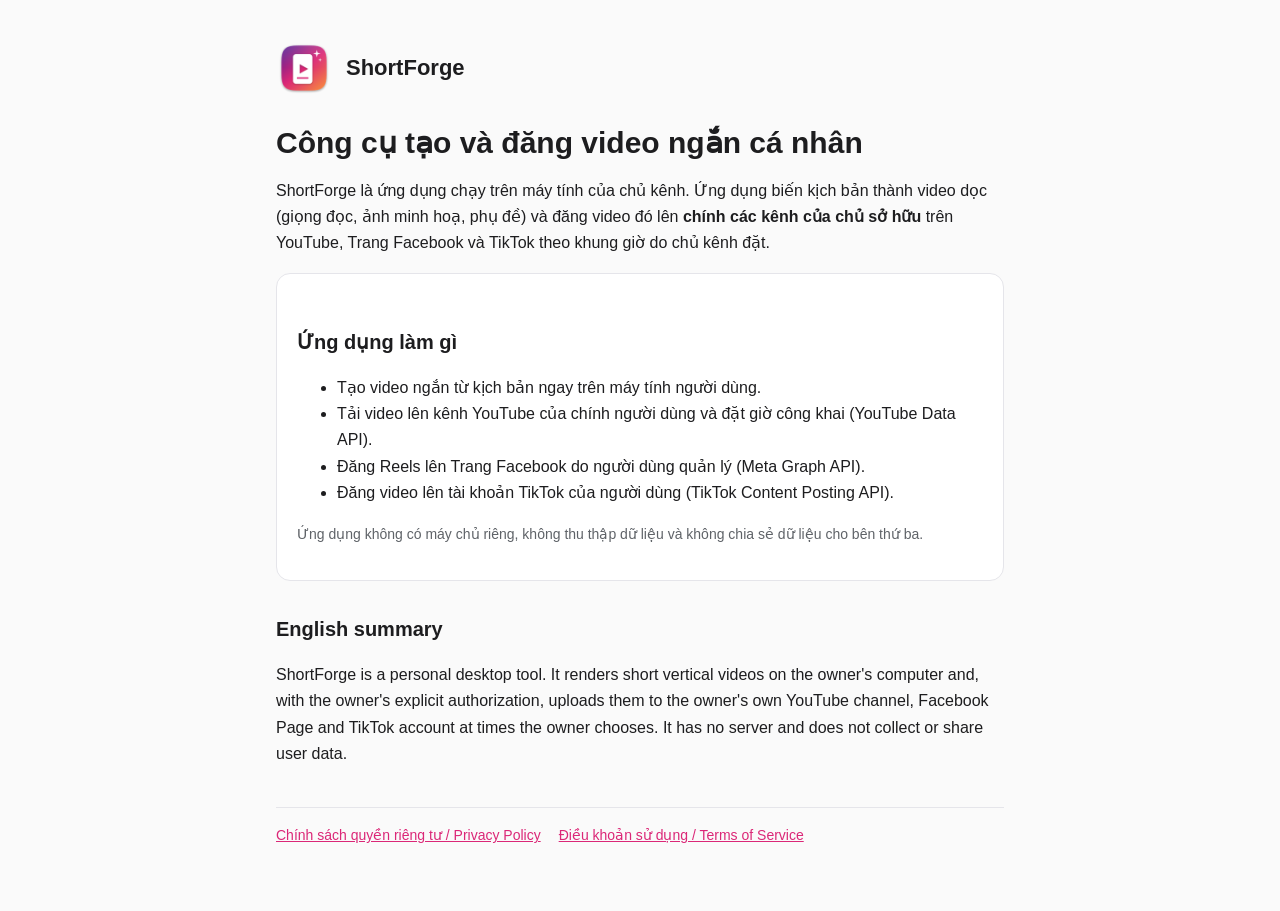
<file: index.html>
<!doctype html>
<html lang="vi">
<head>
<meta charset="utf-8">
<meta name="viewport" content="width=device-width, initial-scale=1">
<title>ShortForge</title>
<link rel="icon" href="icon.png">
<link rel="stylesheet" href="style.css">
</head>
<body>
<main>
  <header><img src="icon.png" alt=""><a href="index.html">ShortForge</a></header>
  <h1>Công cụ tạo và đăng video ngắn cá nhân</h1>
  <p>ShortForge là ứng dụng chạy trên máy tính của chủ kênh. Ứng dụng biến kịch bản thành video dọc
     (giọng đọc, ảnh minh hoạ, phụ đề) và đăng video đó lên <strong>chính các kênh của chủ sở hữu</strong>
     trên YouTube, Trang Facebook và TikTok theo khung giờ do chủ kênh đặt.</p>

  <div class="card">
    <h2>Ứng dụng làm gì</h2>
    <ul>
      <li>Tạo video ngắn từ kịch bản ngay trên máy tính người dùng.</li>
      <li>Tải video lên kênh YouTube của chính người dùng và đặt giờ công khai (YouTube Data API).</li>
      <li>Đăng Reels lên Trang Facebook do người dùng quản lý (Meta Graph API).</li>
      <li>Đăng video lên tài khoản TikTok của người dùng (TikTok Content Posting API).</li>
    </ul>
    <p class="muted">Ứng dụng không có máy chủ riêng, không thu thập dữ liệu và không chia sẻ dữ liệu cho bên thứ ba.</p>
  </div>

  <h2>English summary</h2>
  <p>ShortForge is a personal desktop tool. It renders short vertical videos on the owner's computer and,
     with the owner's explicit authorization, uploads them to the owner's own YouTube channel, Facebook Page
     and TikTok account at times the owner chooses. It has no server and does not collect or share user data.</p>

  <nav>
    <a href="privacy.html">Chính sách quyền riêng tư / Privacy Policy</a>
    <a href="terms.html">Điều khoản sử dụng / Terms of Service</a>
  </nav>
</main>
</body>
</html>
</file>
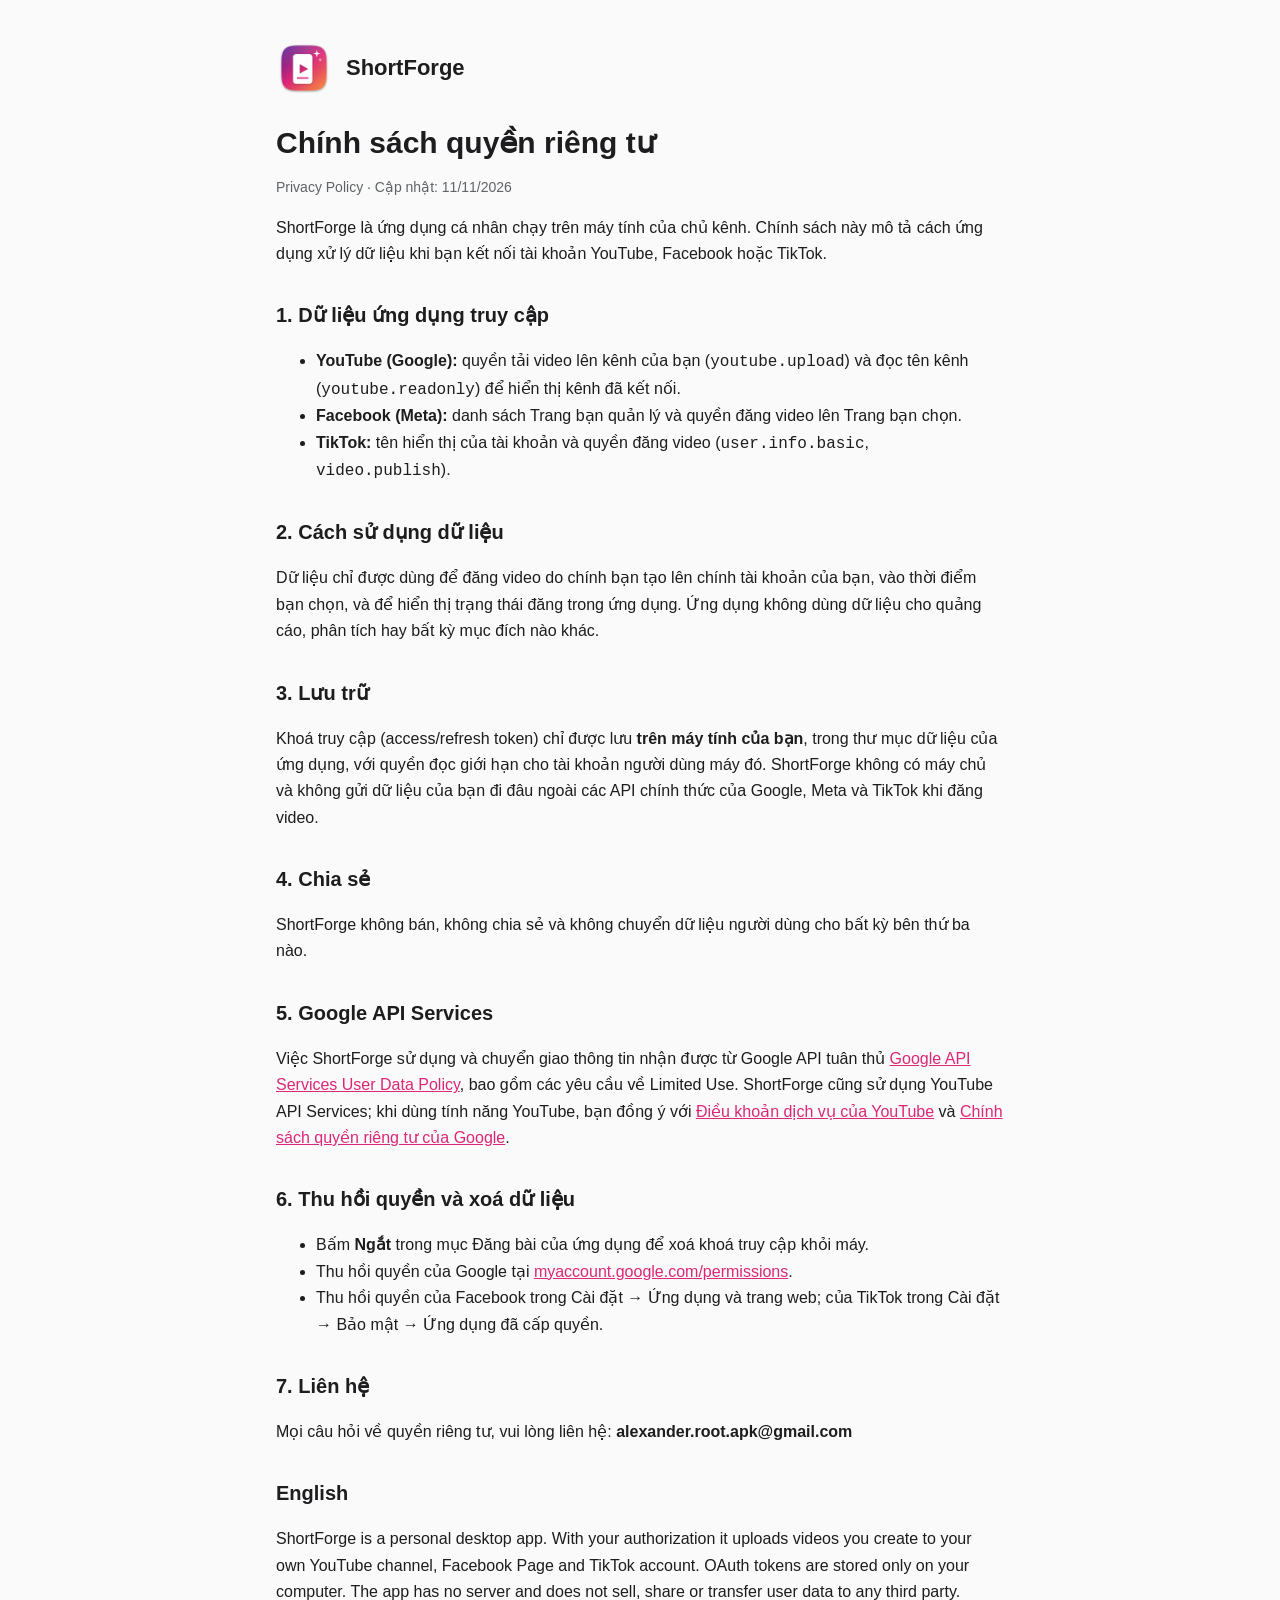
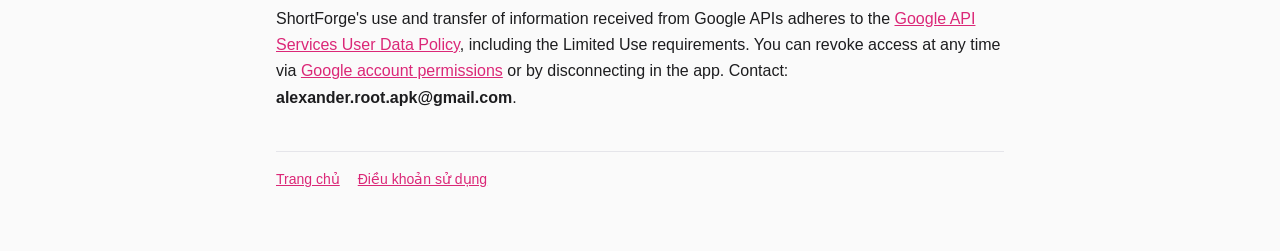
<file: privacy.html>
<!doctype html>
<html lang="vi">
<head>
<meta charset="utf-8">
<meta name="viewport" content="width=device-width, initial-scale=1">
<title>ShortForge Privacy</title>
<link rel="icon" href="icon.png">
<link rel="stylesheet" href="style.css">
</head>
<body>
<main>
  <header><img src="icon.png" alt=""><a href="index.html">ShortForge</a></header>
  <h1>Chính sách quyền riêng tư</h1>
  <p class="muted">Privacy Policy · Cập nhật: 11/11/2026</p>

  <p>ShortForge là ứng dụng cá nhân chạy trên máy tính của chủ kênh. Chính sách này mô tả cách ứng dụng
     xử lý dữ liệu khi bạn kết nối tài khoản YouTube, Facebook hoặc TikTok.</p>

  <h2>1. Dữ liệu ứng dụng truy cập</h2>
  <ul>
    <li><strong>YouTube (Google):</strong> quyền tải video lên kênh của bạn (<code>youtube.upload</code>) và đọc tên kênh
        (<code>youtube.readonly</code>) để hiển thị kênh đã kết nối.</li>
    <li><strong>Facebook (Meta):</strong> danh sách Trang bạn quản lý và quyền đăng video lên Trang bạn chọn.</li>
    <li><strong>TikTok:</strong> tên hiển thị của tài khoản và quyền đăng video (<code>user.info.basic</code>, <code>video.publish</code>).</li>
  </ul>

  <h2>2. Cách sử dụng dữ liệu</h2>
  <p>Dữ liệu chỉ được dùng để đăng video do chính bạn tạo lên chính tài khoản của bạn, vào thời điểm bạn chọn,
     và để hiển thị trạng thái đăng trong ứng dụng. Ứng dụng không dùng dữ liệu cho quảng cáo, phân tích
     hay bất kỳ mục đích nào khác.</p>

  <h2>3. Lưu trữ</h2>
  <p>Khoá truy cập (access/refresh token) chỉ được lưu <strong>trên máy tính của bạn</strong>, trong thư mục dữ liệu
     của ứng dụng, với quyền đọc giới hạn cho tài khoản người dùng máy đó. ShortForge không có máy chủ và không gửi
     dữ liệu của bạn đi đâu ngoài các API chính thức của Google, Meta và TikTok khi đăng video.</p>

  <h2>4. Chia sẻ</h2>
  <p>ShortForge không bán, không chia sẻ và không chuyển dữ liệu người dùng cho bất kỳ bên thứ ba nào.</p>

  <h2>5. Google API Services</h2>
  <p>Việc ShortForge sử dụng và chuyển giao thông tin nhận được từ Google API tuân thủ
     <a href="https://developers.google.com/terms/api-services-user-data-policy">Google API Services User Data Policy</a>,
     bao gồm các yêu cầu về Limited Use. ShortForge cũng sử dụng YouTube API Services; khi dùng tính năng YouTube,
     bạn đồng ý với <a href="https://www.youtube.com/t/terms">Điều khoản dịch vụ của YouTube</a> và
     <a href="https://policies.google.com/privacy">Chính sách quyền riêng tư của Google</a>.</p>

  <h2>6. Thu hồi quyền và xoá dữ liệu</h2>
  <ul>
    <li>Bấm <strong>Ngắt</strong> trong mục Đăng bài của ứng dụng để xoá khoá truy cập khỏi máy.</li>
    <li>Thu hồi quyền của Google tại <a href="https://myaccount.google.com/permissions">myaccount.google.com/permissions</a>.</li>
    <li>Thu hồi quyền của Facebook trong Cài đặt → Ứng dụng và trang web; của TikTok trong Cài đặt → Bảo mật → Ứng dụng đã cấp quyền.</li>
  </ul>

  <h2>7. Liên hệ</h2>
  <p>Mọi câu hỏi về quyền riêng tư, vui lòng liên hệ: <strong>alexander.root.apk@gmail.com</strong></p>

  <h2>English</h2>
  <p>ShortForge is a personal desktop app. With your authorization it uploads videos you create to your own
     YouTube channel, Facebook Page and TikTok account. OAuth tokens are stored only on your computer. The app has
     no server and does not sell, share or transfer user data to any third party. ShortForge's use and transfer of
     information received from Google APIs adheres to the
     <a href="https://developers.google.com/terms/api-services-user-data-policy">Google API Services User Data Policy</a>,
     including the Limited Use requirements. You can revoke access at any time via
     <a href="https://myaccount.google.com/permissions">Google account permissions</a> or by disconnecting in the app.
     Contact: <strong>alexander.root.apk@gmail.com</strong>.</p>

  <nav>
    <a href="index.html">Trang chủ</a>
    <a href="terms.html">Điều khoản sử dụng</a>
  </nav>
</main>
</body>
</html>
</file>
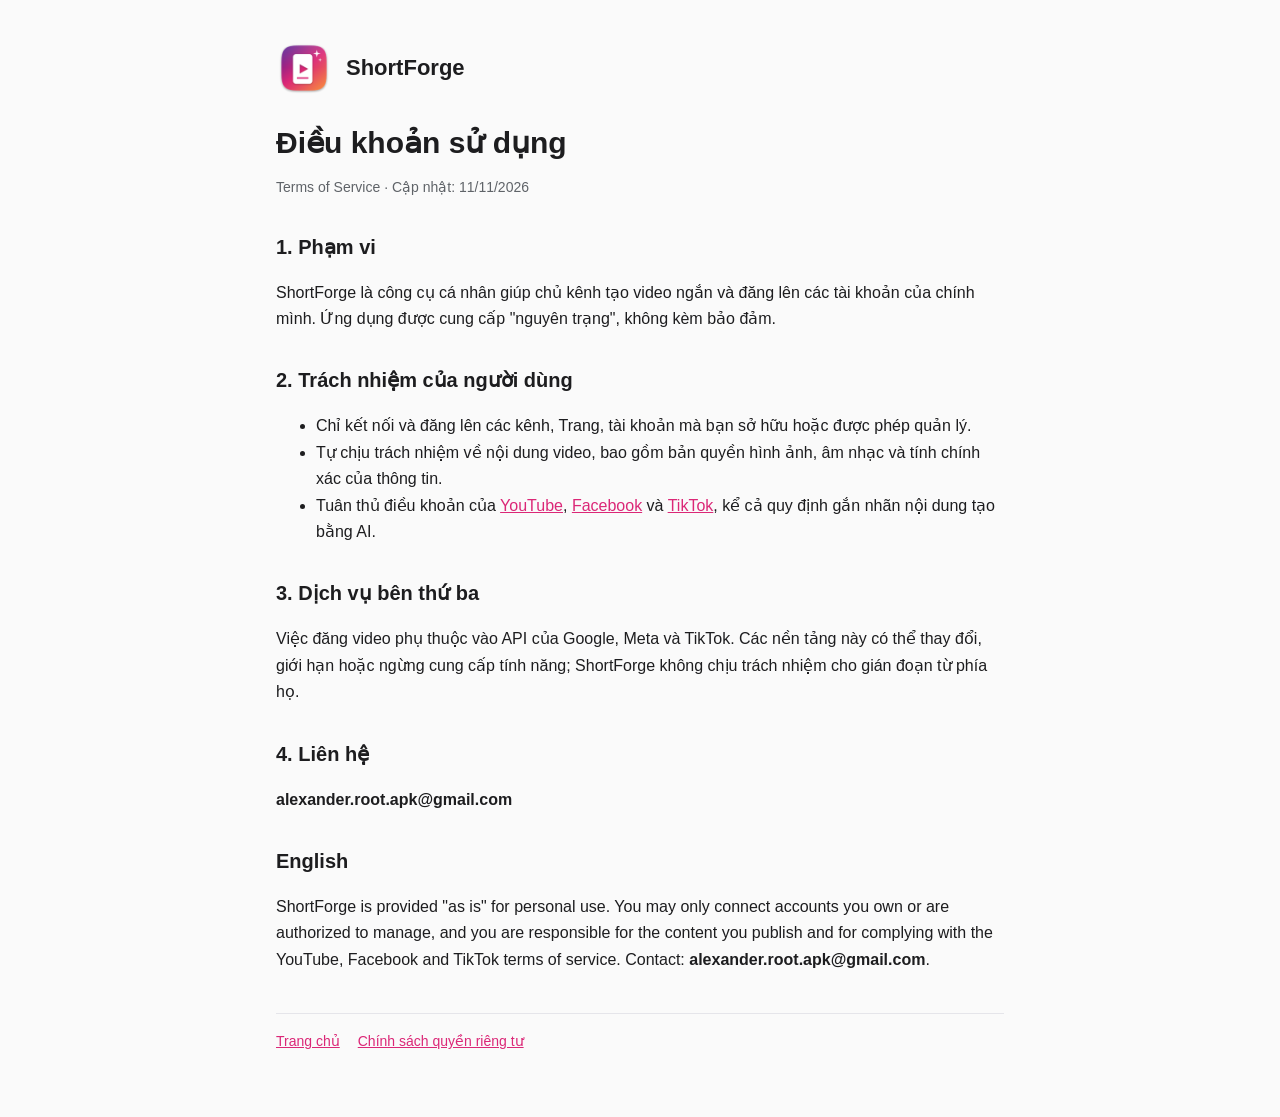
<file: terms.html>
<!doctype html>
<html lang="vi">
<head>
<meta charset="utf-8">
<meta name="viewport" content="width=device-width, initial-scale=1">
<title>ShortForge Terms</title>
<link rel="icon" href="icon.png">
<link rel="stylesheet" href="style.css">
</head>
<body>
<main>
  <header><img src="icon.png" alt=""><a href="index.html">ShortForge</a></header>
  <h1>Điều khoản sử dụng</h1>
  <p class="muted">Terms of Service · Cập nhật: 11/11/2026</p>

  <h2>1. Phạm vi</h2>
  <p>ShortForge là công cụ cá nhân giúp chủ kênh tạo video ngắn và đăng lên các tài khoản của chính mình.
     Ứng dụng được cung cấp "nguyên trạng", không kèm bảo đảm.</p>

  <h2>2. Trách nhiệm của người dùng</h2>
  <ul>
    <li>Chỉ kết nối và đăng lên các kênh, Trang, tài khoản mà bạn sở hữu hoặc được phép quản lý.</li>
    <li>Tự chịu trách nhiệm về nội dung video, bao gồm bản quyền hình ảnh, âm nhạc và tính chính xác của thông tin.</li>
    <li>Tuân thủ điều khoản của <a href="https://www.youtube.com/t/terms">YouTube</a>,
        <a href="https://www.facebook.com/terms">Facebook</a> và
        <a href="https://www.tiktok.com/legal/terms-of-service">TikTok</a>,
        kể cả quy định gắn nhãn nội dung tạo bằng AI.</li>
  </ul>

  <h2>3. Dịch vụ bên thứ ba</h2>
  <p>Việc đăng video phụ thuộc vào API của Google, Meta và TikTok. Các nền tảng này có thể thay đổi, giới hạn
     hoặc ngừng cung cấp tính năng; ShortForge không chịu trách nhiệm cho gián đoạn từ phía họ.</p>

  <h2>4. Liên hệ</h2>
  <p><strong>alexander.root.apk@gmail.com</strong></p>

  <h2>English</h2>
  <p>ShortForge is provided "as is" for personal use. You may only connect accounts you own or are authorized to
     manage, and you are responsible for the content you publish and for complying with the YouTube, Facebook and
     TikTok terms of service. Contact: <strong>alexander.root.apk@gmail.com</strong>.</p>

  <nav>
    <a href="index.html">Trang chủ</a>
    <a href="privacy.html">Chính sách quyền riêng tư</a>
  </nav>
</main>
</body>
</html>
</file>
<file: style.css>
:root { --bg: #fafafa; --fg: #1d1d1f; --muted: #5f6368; --accent: #db2777; --card: #fff; --line: #e5e5ea; }
@media (prefers-color-scheme: dark) {
  :root { --bg: #111114; --fg: #f2f2f7; --muted: #a1a1aa; --accent: #f472b6; --card: #1c1c21; --line: #2c2c33; }
}
* { box-sizing: border-box; }
body { margin: 0; background: var(--bg); color: var(--fg); font: 16px/1.65 -apple-system, "Segoe UI", Roboto, sans-serif; }
main { max-width: 760px; margin: 0 auto; padding: 40px 16px 64px; }
header { display: flex; align-items: center; gap: 14px; margin-bottom: 28px; }
header img { width: 56px; height: 56px; border-radius: 14px; }
header a { color: inherit; text-decoration: none; font-weight: 700; font-size: 22px; }
h1 { font-size: 30px; line-height: 1.25; margin: 0 0 8px; }
h2 { font-size: 20px; margin: 32px 0 8px; }
p, li { color: var(--fg); }
.muted { color: var(--muted); font-size: 14px; }
.card { background: var(--card); border: 1px solid var(--line); border-radius: 14px; padding: 20px; margin: 16px 0; }
nav { margin-top: 40px; padding-top: 16px; border-top: 1px solid var(--line); display: flex; gap: 18px; flex-wrap: wrap; font-size: 14px; }
a { color: var(--accent); }
</file>
